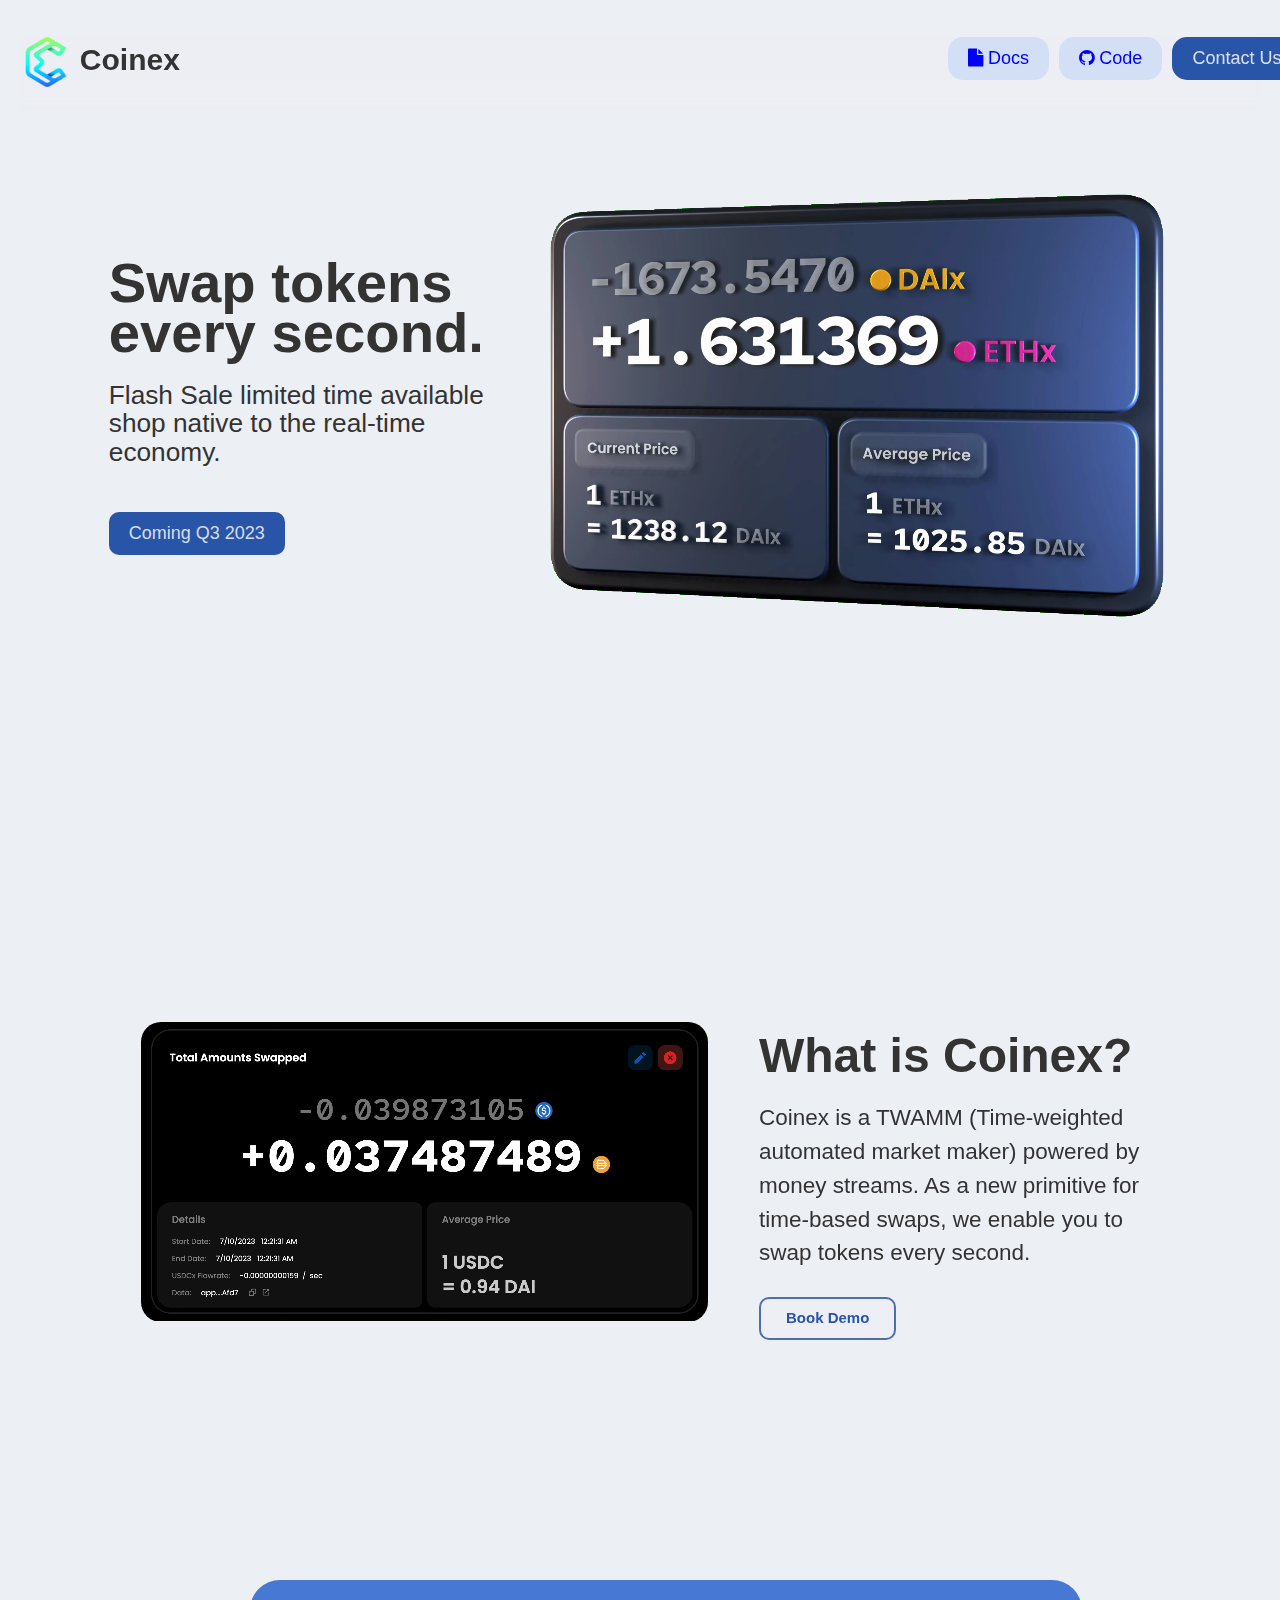
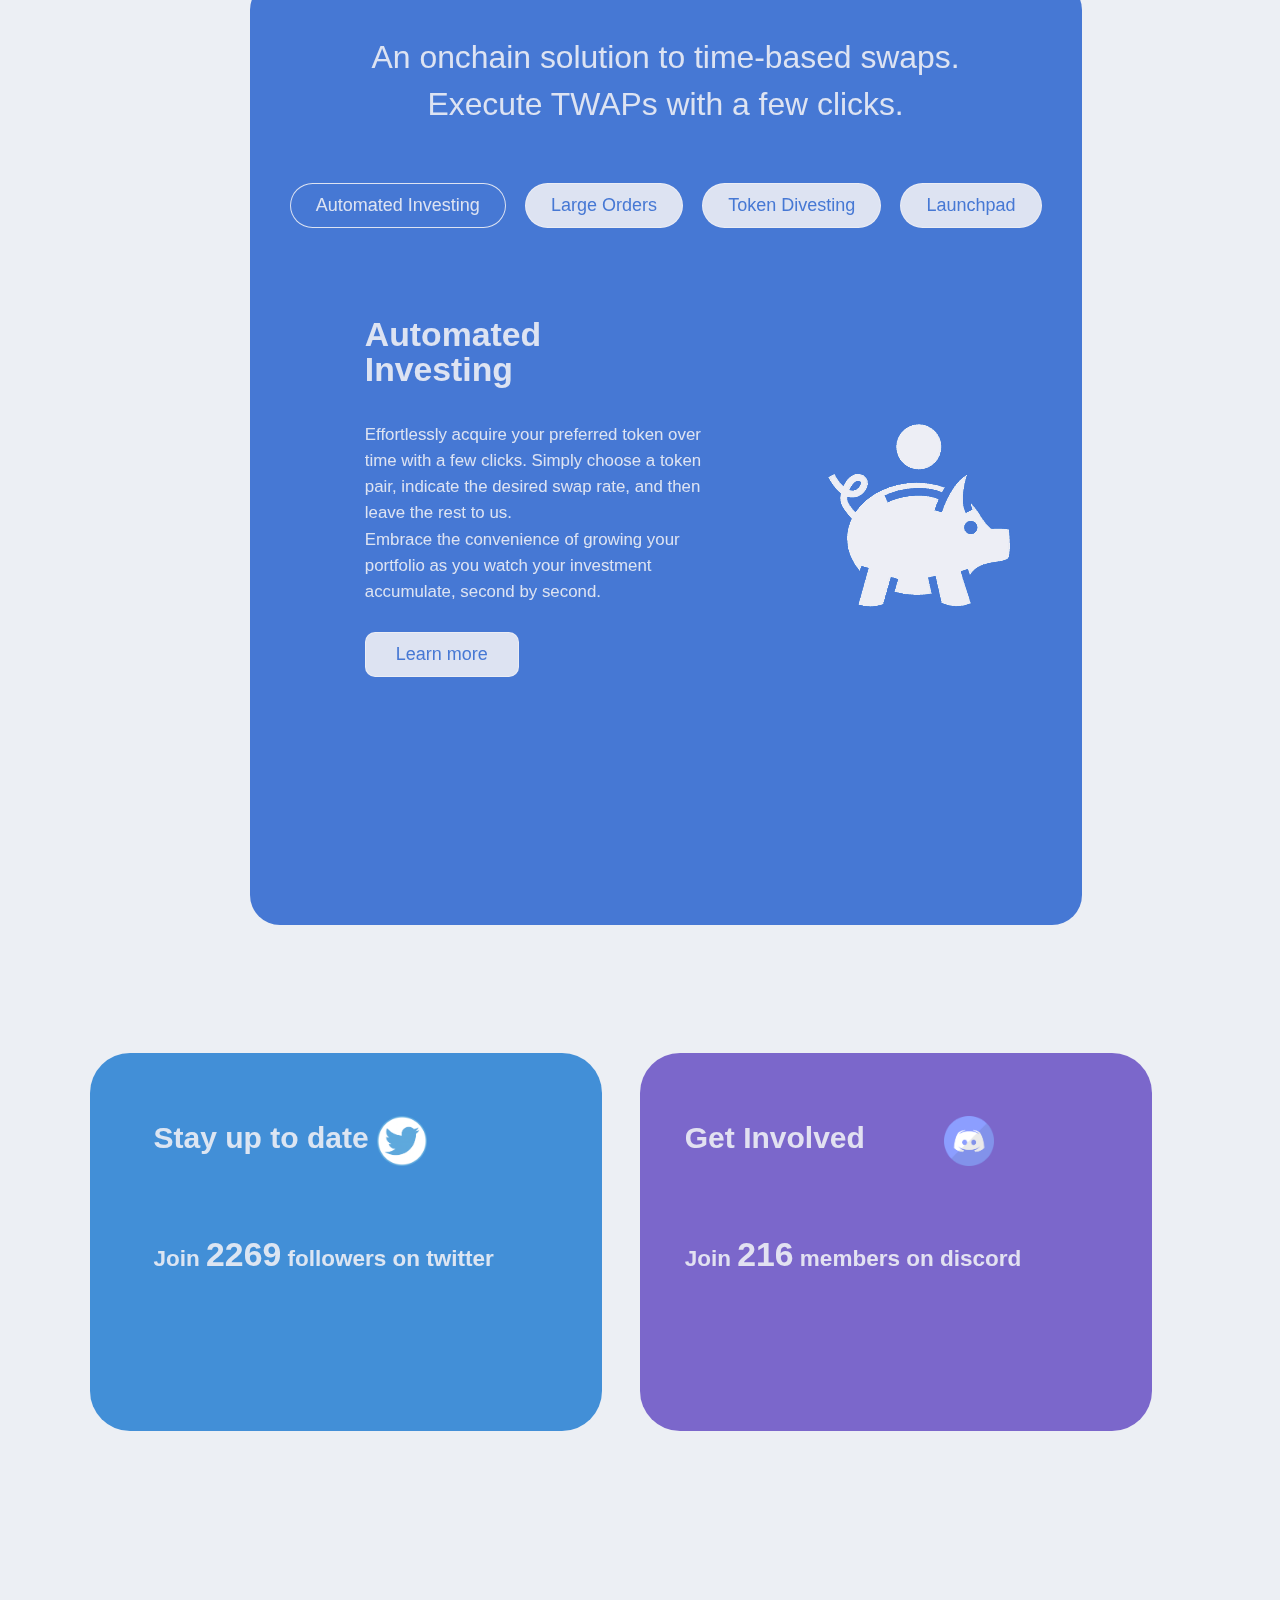
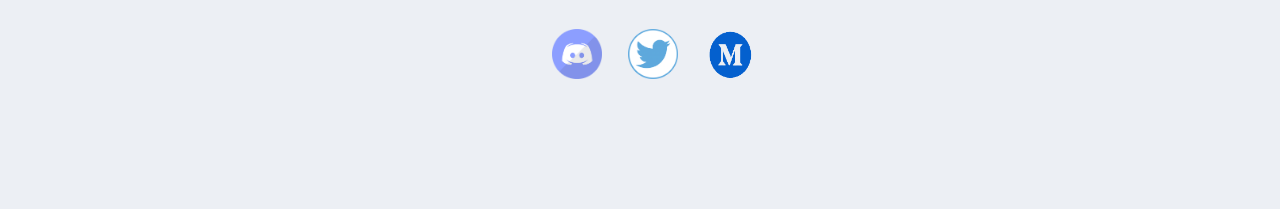
<file: index.html>
<!DOCTYPE html>
<html lang="en">
<head>
    <meta charset="UTF-8">
    <meta name="viewport" content="width=device-width, initial-scale=1.0">
    <link href="https://cdn.jsdelivr.net/npm/bootstrap@5.0.2/dist/css/bootstrap.min.css" rel="stylesheet" integrity="sha384-EVSTQN3/azprG1Anm3QDgpJLIm9Nao0Yz1ztcQTwFspd3yD65VohhpuuCOmLASjC" crossorigin="anonymous">
    <link rel="stylesheet" href="styles.css">
    <link rel="stylesheet" href="https://maxcdn.bootstrapcdn.com/bootstrap/3.4.1/css/bootstrap.min.css">
    <link rel="stylesheet" href="https://cdnjs.cloudflare.com/ajax/libs/font-awesome/4.7.0/css/font-awesome.min.css">
    <link rel="stylesheet" href="https://www.w3schools.com/w3css/4/w3.css">
    <title>Coinex | Swap tokens</title>
</head>
<body class="mainbody">
    <nav class="navbar">
        <div class="navlogo"><a href=""><img class="logo" src="logo.png" alt="logo"></a><b>  Coinex</b>
            <button class="menu"><img width="40px" height="40px" src="menu.png" alt=""></button>
            <a href="mailto:blaine@aqueductfinance.com"><button class="contactus"> Contact Us</button></a>
            <a href="https://github.com/aqueduct-finance"><button class="git"><i class="fa fa-github"></i>  Code</button></a>
            
            <a href="https://docs.aqueduct.fi/docs/"><button class="docs"><i class="fa fa-file"></i>  Docs</button></a>
        </div>
    </nav>

    <!--  ///////////////////////////////////////  -->
        <div class="menucont">
            <a href="https://docs.aqueduct.fi/docs/"><button class="menubtns docs1"><i class="fa fa-file"></i>  Docs</button></a>
            <a href="https://github.com/aqueduct-finance"><button class="menubtns git1"><i class="fa fa-github"></i>  Code</button></a>
            <a href="mailto:blaine@aqueductfinance.com"><button class="menubtns contactus1"> Contact Us</button></a>
        </div>    
    <!-- ///////////////////////////////////////// -->
    <div class="subbody">
        <div class="swapheading"><span class="text1">Swap tokens
            every second.</span>
            <br>
            <br>
            <span class="text2">
            Flash Sale limited time available shop
            native to the real-time economy.
            </span>
            <br>
            <button class="coming">Coming Q3 2023</button>
        </div>   
        <div class="videodiv">
            <video class="video11" width="620px" height="500px" src="balances-animation.webm" autoplay muted loop></video>
        </div> 
        <div class="div2">
            <div class="videodiv2">
                <video class="video2" width="567px" height="300px" src="stream_record.webm" autoplay muted loop playsinline></video>
            </div>
            <div class="whatcoinex"><span class="text3">What is Coinex?<br>
                </span>
                <br>
                <span class="text4">Coinex is a TWAMM (Time-weighted automated market maker) powered by money streams. As a new primitive for
                     time-based swaps, we enable you to swap tokens every
                      second.
                </span>
            
                <div class="demo">
                    <a href="https://calendly.com/blaine-aqueduct/15-minute-meeting?month=2023-08"><button class="bookdemo"><b>Book Demo</b></button></a>
                </div>
            </div>   
        </div>
        <div class="carouseldiv">
            <div class="text5"><span class="text51">An onchain solution to time-based swaps. <br>
                Execute TWAPs with a few clicks.</span>
            </div>
            <div class="buttonsforcarousel">
                <button class="btncar ai">Automated Investing</button>
                <button class="btncar lo">Large Orders</button>
                <button class="btncar tod">Token Divesting</button>
                <button class="btncar lp">Launchpad</button>
            </div>
            <div class="carouseltext carouseltext1">
                <div class="text6">
                    <span class="text61">Automated<br>Investing<br><br></span>
                    <span class="text62">Effortlessly acquire your preferred token
                         over time with a few clicks. Simply choose
                          a token pair, indicate the desired swap 
                          rate, and then leave the rest to us.<br>
                           Embrace the convenience of growing
                            your portfolio as you watch your
                             investment accumulate, second by
                            second.
                          <br>
                    </span>
                    <div class="learnmorebtn">
                        <a href="https://www.aqueduct.fi/investing"><button class="learnmore">Learn more</button></a>
                    </div>
                </div>
                <div class="carouselimgdiv">
                    <img class="carouselimg1" src="ai.png" alt="lp">
                </div>
            </div>    
            <div class="carouseltext carouseltext2">
                <div class="text6">
                    <span class="text61">Large Orders<br><br></span>
                    <span class="text62">Effectively swap on the total available
                         liquidity in DeFi, regardless of the TVL on 
                         Aqueduct. Arbitrageurs are economically
                         incentivized to bring your price back to
                         the market rate, ensuring you get 
                         reduced price-impact.
                          <br>
                    </span>
                    <div class="learnmorebtn">
                        <a href="https://www.aqueduct.fi/investing"><button class="learnmore">Learn more</button></a>
                    </div>
                </div>
                <div class="carouselimgdiv">
                    <img class="carouselimg1" src="lo.png" alt="lp">
                </div>
            </div> 
            <div class="carouseltext carouseltext3">
                <div class="text6">
                    <span class="text61">Token Divesting<br><br></span>
                    <span class="text62">Automate your token exits by selling a
                         small portion of your protocol allocation
                          over time on Aqueduct.<br> 
                          Remain transparent while refraining from alerting
                           the market to the total amount you intend
                            to sell.
                          <br>
                    </span>
                    <div class="learnmorebtn">
                        <a href="https://www.aqueduct.fi/investing"><button class="learnmore">Learn more</button></a>
                    </div>
                </div>
                <div class="carouselimgdiv">
                    <img class="carouselimg1" src="td.png" alt="lp">
                </div>
            </div> 
            <div class="carouseltext carouseltext4">
                <div class="text6">
                    <span class="text61">Launchpad<br><br></span>
                    <span class="text62">Immediately start gaining access to<br>
                        funds when you launch a new token.<br>
                        Slowly distribute new tokens to your
                         investment community while
                         immediately gaining access to funding
                          as you distribute. Launching on a time-
                          based AMM also helps to mitigate the risk
                          of rug pools.
                          <br>
                    </span>
                    <div class="learnmorebtn">
                        <a href="https://www.aqueduct.fi/investing"><button class="learnmore">Learn more</button></a>
                    </div>
                </div>
                <div class="carouselimgdiv">
                    <img class="carouselimg1 carouselimg4" src="lp.png" alt="lp">
                </div>
            </div>    

        </div>

        <!-- //////////////////////////////////////////////////////////////////////////// -->
        <div class="phonecarousel">
            <div class="phonecarouselimgdiv">
                <img class="phonecarouselimg" src="aiphone.png" alt="lp">
            </div>
            <div class="phonecarouseltext">
                <div class="phonetext6">
                    <span class="phonetext61">Automated <br>Investing<br><br></span>
                    <div class="phonecartext1">
                        <span class="phonetext62">Effortlessly acquire your preferred token
                            over time with a few clicks. Simply choose
                            a token pair, indicate the desired swap 
                            rate, and then leave the rest to us.<br>
                            Embrace the convenience of growing
                                your portfolio as you watch your
                                investment accumulate, second by
                                second.
                            <br>
                        </span>
                    </div>
                    <div class="phonelearnmorebtn">
                        <a href="https://www.aqueduct.fi/investing"><button class="learnmore">Learn more</button></a>
                    </div>
                </div>
            </div>        
        </div>

        <div class="phonecarousel">
            <div class="phonecarouselimgdiv">
                <img class="phonecarouselimg" src="phonelo.png" alt="lp">
            </div>
            <div class="phonecarouseltext">
                <div class="phonetext6">
                    <span class="phonetext61">Large Orders<br><br></span>
                    <div class="phonecartext1">
                        <span class="phonetext62">Effectively swap on the total available
                            liquidity in DeFi, regardless of the TVL on 
                            Aqueduct. Arbitrageurs are economically
                            incentivized to bring your price back to
                            the market rate, ensuring you get 
                            reduced price-impact.
                            <br>
                        </span>
                    </div>
                    <div class="phonelearnmorebtn">
                        <a href="https://www.aqueduct.fi/investing"><button class="learnmore">Learn more</button></a>
                    </div>
                </div>
            </div>        
        </div>

        <div class="phonecarousel">
            <div class="phonecarouselimgdiv">
                <img class="phonecarouselimg" src="phonetod.png" alt="lp">
            </div>
            <div class="phonecarouseltext">
                <div class="phonetext6">
                    <span class="phonetext61">Token Divesting<br><br></span>
                    <div class="phonecartext1">
                        <span class="phonetext62">Automate your token exits by selling a
                            small portion of your protocol allocation
                             over time on Aqueduct.<br> 
                             Remain transparent while refraining from alerting
                              the market to the total amount you intend
                               to sell.
                            <br>
                        </span>
                    </div>
                    <div class="phonelearnmorebtn">
                        <a href="https://www.aqueduct.fi/investing"><button class="learnmore">Learn more</button></a>
                    </div>
                </div>
            </div>        
        </div>

        <div class="phonecarousel">
            <div class="phonecarouselimgdiv">
                <img class="phonecarouselimg" src="phonelp.png" alt="lp">
            </div>
            <div class="phonecarouseltext">
                <div class="phonetext6">
                    <span class="phonetext61">Launchpad<br><br></span>
                    <div class="phonecartext1">
                        <span class="phonetext62">Immediately start gaining access to<br>
                            funds when you launch a new token.<br>
                            Slowly distribute new tokens to your
                             investment community while
                             immediately gaining access to funding
                              as you distribute. Launching on a time-
                              based AMM also helps to mitigate the risk
                              of rug pools.
                            <br>
                        </span>
                    </div>
                    <div class="phonelearnmorebtn">
                        <a href="https://www.aqueduct.fi/investing"><button class="learnmore">Learn more</button></a>
                    </div>
                </div>
            </div>        
        </div>

        <!-- //////////////////////////////////////////////////////////////////////////// -->

        <div class="div3">
            <a href="https://twitter.com/AqueductFinance" target="_blank">
                <div class="floatingdiv floatingdiv1">
                    <div class="floating twitter">
                        <span class="text7">Stay up to date <img class="twitter1" height="50px" width="50px" src="twitterlogo.jpg" alt=""> <br><br><br></span>
                        <span class="text8">Join <span style="font-size: 2.25rem;">2269</span> followers on twitter</span>
                    </div>
                </div>
            </a> 
            <a href="https://discord.com/invite/6dDYxvhqnt" target="_blank">
                <div class="floatingdiv floatingdiv2">
                    <div class="floating discord">
                        <span class="text7">Get Involved <img class="discord1" height="50px" width="50px" src="discordlogo.png" alt=""> <br><br><br></span>
                        <span class="text8">Join <span style="font-size: 2.25rem;">216</span> members on discord</span>
                    </div>
                </div>
            </a> 
             
            
        </div>
        <div class="div4">
            <div class="footicons"><a href="https://discord.com/invite/6dDYxvhqnt"><img class="discord11" height="50px" width="50px" src="discordlogo.png" alt=""></a></div>
            <div class="footicons"><a href="https://twitter.com/AqueductFinance"><img class="twitter11" height="50px" width="50px" src="twitterlogo.jpg" alt=""><a></div>
            <div class="footicons"><a href="https://aqueductfinance.medium.com/"><img class="twitter11" height="50px" width="50px" src="mlogo.png" alt=""></a></div>
        </div>

    </div>
    <script src="https://code.jquery.com/jquery-3.7.0.min.js" integrity="sha256-2Pmvv0kuTBOenSvLm6bvfBSSHrUJ+3A7x6P5Ebd07/g=" crossorigin="anonymous"></script>
    <script src="coinexjs.js"></script>
</body>
</html>
</file>
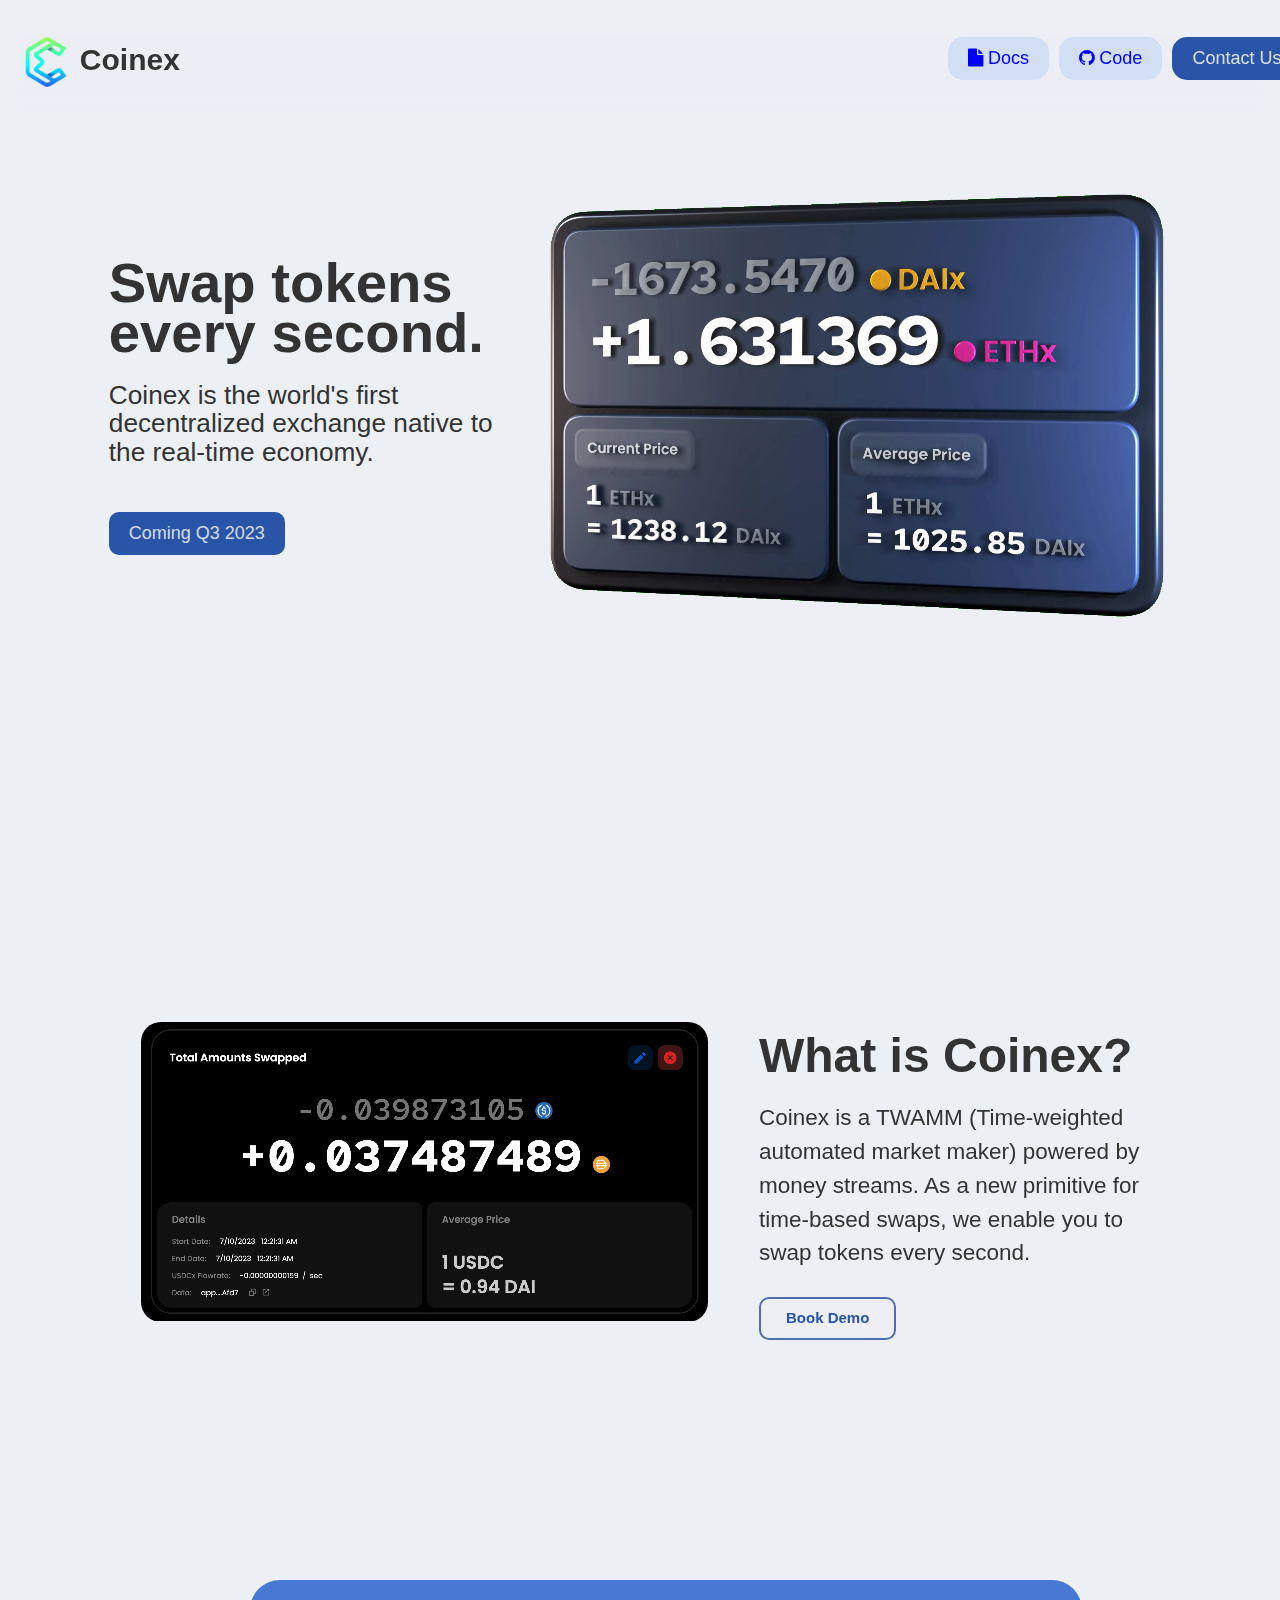
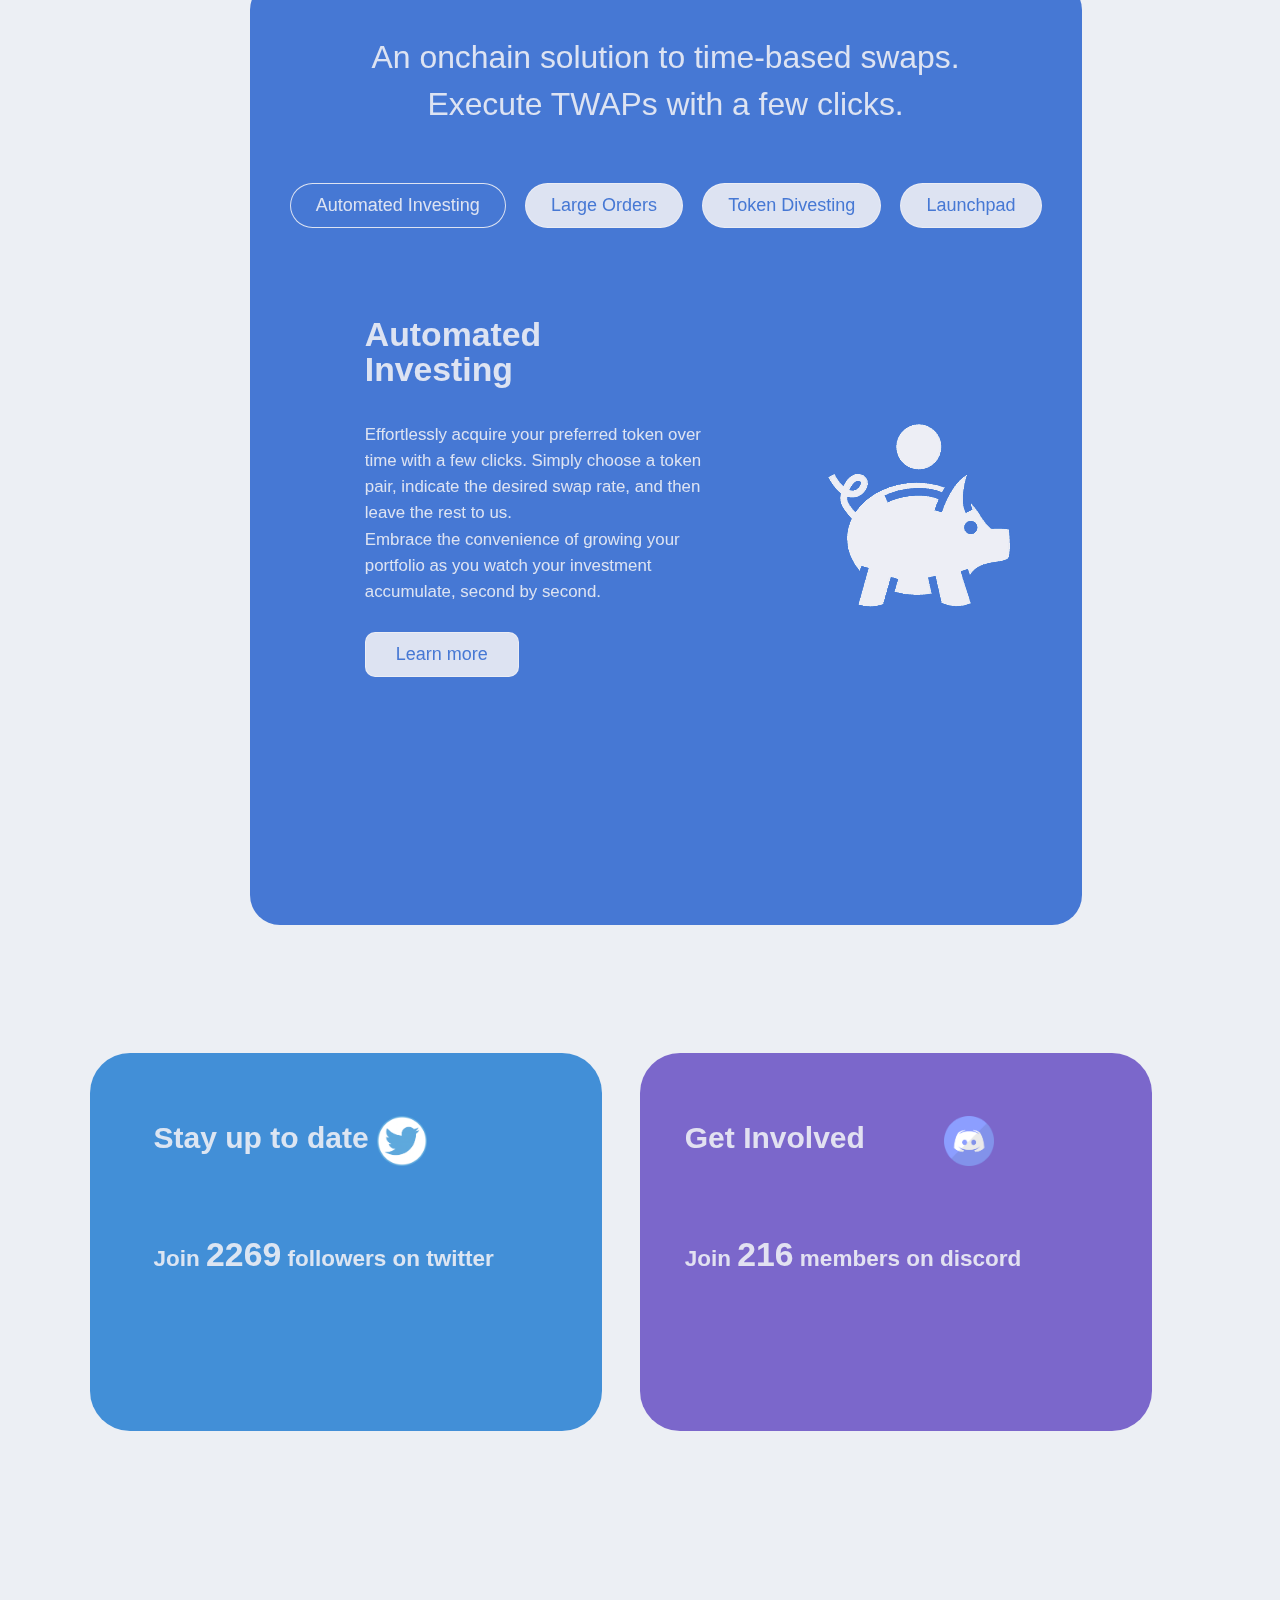
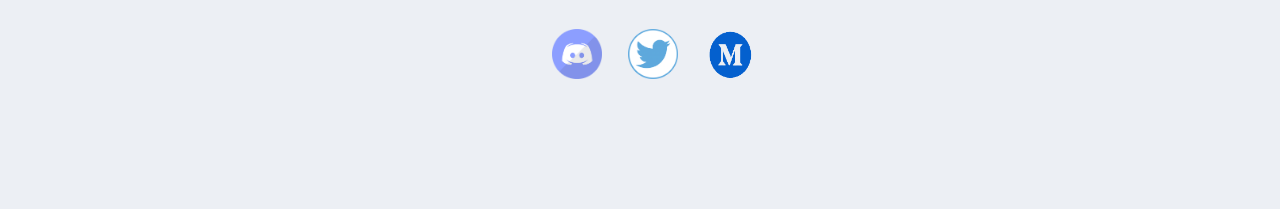
<file: coinex.html>
<!DOCTYPE html>
<html lang="en">
<head>
    <meta charset="UTF-8">
    <meta name="viewport" content="width=device-width, initial-scale=1.0">
    <link href="https://cdn.jsdelivr.net/npm/bootstrap@5.0.2/dist/css/bootstrap.min.css" rel="stylesheet" integrity="sha384-EVSTQN3/azprG1Anm3QDgpJLIm9Nao0Yz1ztcQTwFspd3yD65VohhpuuCOmLASjC" crossorigin="anonymous">
    <link rel="stylesheet" href="styles.css">
    <link rel="stylesheet" href="https://maxcdn.bootstrapcdn.com/bootstrap/3.4.1/css/bootstrap.min.css">
    <link rel="stylesheet" href="https://cdnjs.cloudflare.com/ajax/libs/font-awesome/4.7.0/css/font-awesome.min.css">
    <link rel="stylesheet" href="https://www.w3schools.com/w3css/4/w3.css">
    <title>Coinex | Swap tokens</title>
</head>
<body class="mainbody">
    <nav class="navbar">
        <div class="navlogo"><img class="logo" src="logo.png" alt="logo"><b>  Coinex</b>
            <button class="contactus"> Contact Us</button>
            <button class="git"><i class="fa fa-github"></i>  Code</button>
            
            <button class="docs"><i class="fa fa-file"></i>  Docs</button>
        </div>
    </nav>
    <div class="subbody">
        <div class="swapheading"><span class="text1">Swap tokens
            every second.</span>
            <br>
            <br>
            <span class="text2">
            Coinex is the world's first decentralized exchange
            native to the real-time economy.
            </span>
            <br>
            <button class="coming">Coming Q3 2023</button>
        </div>   
        <div class="videodiv">
            <video class="video11" width="620px" height="500px" src="balances-animation.webm" autoplay muted loop></video>
        </div> 
        <div class="div2">
            <div class="videodiv2">
                <video class="video2" width="567px" height="300px" src="stream_record.webm" autoplay muted loop playsinline></video>
            </div>
            <div class="whatcoinex"><span class="text3">What is Coinex?<br>
                </span>
                <br>
                <span class="text4">Coinex is a TWAMM (Time-weighted automated market maker) powered by money streams. As a new primitive for
                     time-based swaps, we enable you to swap tokens every
                      second.
                </span>
            
                <div class="demo">
                    <button class="bookdemo"><b>Book Demo</b></button>
                </div>
            </div>   
        </div>
        <div class="carouseldiv">
            <div class="text5"><span class="text51">An onchain solution to time-based swaps. <br>
                Execute TWAPs with a few clicks.</span>
            </div>
            <div class="buttonsforcarousel">
                <button class="btncar ai">Automated Investing</button>
                <button class="btncar lo">Large Orders</button>
                <button class="btncar tod">Token Divesting</button>
                <button class="btncar lp">Launchpad</button>
            </div>
            <div class="carouseltext carouseltext1">
                <div class="text6">
                    <span class="text61">Automated<br>Investing<br><br></span>
                    <span class="text62">Effortlessly acquire your preferred token
                         over time with a few clicks. Simply choose
                          a token pair, indicate the desired swap 
                          rate, and then leave the rest to us.<br>
                           Embrace the convenience of growing
                            your portfolio as you watch your
                             investment accumulate, second by
                            second.
                          <br>
                    </span>
                    <div class="learnmorebtn">
                        <button class="learnmore">Learn more</button>
                    </div>
                </div>
                <div class="carouselimgdiv">
                    <img class="carouselimg1" src="ai.png" alt="lp">
                </div>
            </div>    
            <div class="carouseltext carouseltext2">
                <div class="text6">
                    <span class="text61">Large Orders<br><br></span>
                    <span class="text62">Effectively swap on the total available
                         liquidity in DeFi, regardless of the TVL on 
                         Aqueduct. Arbitrageurs are economically
                         incentivized to bring your price back to
                         the market rate, ensuring you get 
                         reduced price-impact.
                          <br>
                    </span>
                    <div class="learnmorebtn">
                        <button class="learnmore">Learn more</button>
                    </div>
                </div>
                <div class="carouselimgdiv">
                    <img class="carouselimg1" src="lo.png" alt="lp">
                </div>
            </div> 
            <div class="carouseltext carouseltext3">
                <div class="text6">
                    <span class="text61">Token Divesting<br><br></span>
                    <span class="text62">Automate your token exits by selling a
                         small portion of your protocol allocation
                          over time on Aqueduct.<br> 
                          Remain transparent while refraining from alerting
                           the market to the total amount you intend
                            to sell.
                          <br>
                    </span>
                    <div class="learnmorebtn">
                        <button class="learnmore">Learn more</button>
                    </div>
                </div>
                <div class="carouselimgdiv">
                    <img class="carouselimg1" src="td.png" alt="lp">
                </div>
            </div> 
            <div class="carouseltext carouseltext4">
                <div class="text6">
                    <span class="text61">Launchpad<br><br></span>
                    <span class="text62">Immediately start gaining access to<br>
                        funds when you launch a new token.<br>
                        Slowly distribute new tokens to your
                         investment community while
                         immediately gaining access to funding
                          as you distribute. Launching on a time-
                          based AMM also helps to mitigate the risk
                          of rug pools.
                          <br>
                    </span>
                    <div class="learnmorebtn">
                        <button class="learnmore">Learn more</button>
                    </div>
                </div>
                <div class="carouselimgdiv">
                    <img class="carouselimg1 carouselimg4" src="lp.png" alt="lp">
                </div>
            </div>    

        </div>
        <div class="div3">
            <a href="https://twitter.com/AqueductFinance" target="_blank">
                <div class="floatingdiv floatingdiv1">
                    <div class="floating twitter">
                        <span class="text7">Stay up to date <img class="twitter1" height="50px" width="50px" src="twitterlogo.jpg" alt=""> <br><br><br></span>
                        <span class="text8">Join <span style="font-size: 2.25rem;">2269</span> followers on twitter</span>
                    </div>
                </div>
            </a> 
            <a href="https://discord.com/invite/6dDYxvhqnt" target="_blank">
                <div class="floatingdiv floatingdiv2">
                    <div class="floating discord">
                        <span class="text7">Get Involved <img class="discord1" height="50px" width="50px" src="discordlogo.png" alt=""> <br><br><br></span>
                        <span class="text8">Join <span style="font-size: 2.25rem;">216</span> members on discord</span>
                    </div>
                </div>
            </a> 
             
            
        </div>
        <div class="div4">
            <div class="footicons"><img class="discord11" height="50px" width="50px" src="discordlogo.png" alt=""></div>
            <div class="footicons"><img class="twitter11" height="50px" width="50px" src="twitterlogo.jpg" alt=""></div>
            <div class="footicons"><img class="twitter11" height="50px" width="50px" src="mlogo.png" alt=""></div>
        </div>

    </div>
    <script src="https://code.jquery.com/jquery-3.7.0.min.js" integrity="sha256-2Pmvv0kuTBOenSvLm6bvfBSSHrUJ+3A7x6P5Ebd07/g=" crossorigin="anonymous"></script>
    <script src="coinexjs.js"></script>
</body>
</html>
</file>
<file: styles.css>
.mainbody{
    background-color: rgba(218, 224, 233, 0.5);
}
.navlogo{

    height: 8vh;
    width:100vw;
    font-size: 30px;
    float: left;
}
.logo{
    height: 50px;
    width: 50px;

}
.navbar{
    margin-left: 1.6vw;
    margin-right: 1.6vw;
    margin-top: 4vh;
    background-image: radial-gradient(#edeef533 0.05rem,#edeef566 1px);
    background-size: 4px 4px;
    -webkit-backdrop-filter: blur(15px);
    backdrop-filter: blur(15px);
    top: 0 !important;
    position: sticky !important;
    z-index: 2 !important;

}

.docs{
    color: blue;
    float: right;
    padding-left: 20px;
    padding-top: 8px;
    padding-bottom: 8px;
    padding-right: 20px;
    margin-right: 0.8vw;
    border: none;
    border-radius: 15px;
    font-size: 18px;
    background-color:rgb(211, 223, 244);

}
.git{
    color: blue;
    float: right;
    padding-left: 20px;
    padding-top: 8px;
    padding-bottom: 8px;
    padding-right: 20px;
    margin-right: 0.8vw;
    border: none;
    border-radius: 15px;
    font-size: 18px;
    background-color:rgb(211, 223, 244);
}
.contactus{
    float: right;
    color:rgba(237,238,245,.9);
    padding-left: 20px;
    padding-top: 8px;
    padding-bottom: 8px;
    padding-right: 20px;
    border: none;
    border-radius: 15px;
    font-size: 18px;
    background-color:rgb(40, 85, 167);
}
.menu{
    display: none;
    color: blue;
    float: right;
    margin-right: 0.8vw;
    border: none;
    background-color:rgba(237,238,245,.9);
}
.menucont{
    display: none;
    top: 10vh !important;
    position: sticky !important;
    z-index: 2 !important;

}
.subbody{
    margin-left: 7vw;
    margin-right: 3vw;
    height: fit-content;
}
.text1{
    font-size: 5.75rem;
    font-weight:800;
    line-height: 0.9;
    font-family: poppins,sans-serif;
}
.text2{
    font-size: 1.75rem;
    line-height: 1.75rem;
    font-family: poppins,sans-serif;
}
.swapheading{
    margin-left: 1.5vw;
    padding-top: 1vw;
    height: fit-content;
    width: 660px;
    margin-top: 10vh;
    float: left;
    margin-right: 3vw;
}
.videodiv{
    margin-top: 5vh;
}
.coming{
    margin-top: 5vh;
    float: left;
    color: rgba(237,238,245,.9);
    padding-left: 20px;
    padding-top: 8px;
    padding-bottom: 8px;
    padding-right: 20px;
    border: none;
    border-radius: 10px;
    font-size: 18px;
    background-color:rgb(40, 85, 167);
}
.videodiv2{
    height: auto;
    width: auto;
    margin-left: 4vw;
    float: left;
    border-radius: 20px;
}
.whatcoinex{
    margin-top:0vh;
    margin-left: 4vw;
    padding-top: 1vw;
    height: fit-content;
    width:575px ;
    float: left;
    margin-right: auto;
}

.text3{
    font-size: 3.2rem;
    font-weight:800;
    line-height: 0.9;
    font-family: poppins,sans-serif;
}
.text4{
    font-size: 1.5rem;
    line-height: 2 rem;
    font-family: poppins,sans-serif;
    font-weight: none;
}
.div2{
    margin-top:40vh;
    height: 42vh;
    width: fit-content;
    margin-bottom: 20vh;
}
.video2{
    border-radius: 20px;
}

.bookdemo{
    margin-top: 3vh;
    float: left;
    color: rgb(40, 85, 167);
    padding-left: 25px;
    padding-top: 8px;
    padding-bottom: 8px;
    padding-right: 25px;
    border: none;
    border-radius: 10px;
    font-size: 15px;
    background-color:rgba(237,238,245,.9);
    border: solid 2px rgb(79, 111, 172);

}
.mainbody{
    height:fit-content
}
.demo :hover{
    background-color: rgb(79, 111, 172);
    color:rgba(237,238,245,.9);
    transition-duration: 0.3s;

}
.carouseldiv{
    background-color: rgb(70, 120, 212);
    height: 105vh;
    width:65vw;
    border-radius: 30px;
    margin: auto;
}
.phonecarousel{
    display: none;
    background-color: rgb(70, 120, 212);
    height: 105vh;
    width:65vw;
    border-radius: 30px;
    margin: auto;
}
.phonecarouseltext{
    display: none;
}
.phonelearnmorebtn{
    display: none;
}
.text51{
    font-size: 2.125rem;
}
.text5{
    padding:6vh;
    text-align: center;
    color: rgba(237,238,245,.9);
}
.buttonsforcarousel{
    margin: auto;
    display: flex;
    justify-content: center;
}
.btncar{
    float: left;
    color: rgb(70,120,212);
    padding-left: 25px;
    padding-top: 8px;
    padding-bottom: 8px;
    padding-right: 25px;
    border: none;
    border-radius: 40px;
    font-size: 18px;
    background-color:rgba(237,238,245,.9);
    border: solid 1px rgba(237,238,245,.9);
    margin-right: 1.5vw;
}
.menubtns{
    display: none;
}
.carouseltext{
    margin-top: 10vh;
    margin-left: 9vw;
    color: rgba(237,238,245,.9);
}
.text6{
    float: left;
    width: 350px;
}

.text61{
    font-weight: bold;
    font-size: 2.25rem;
    line-height: 1;
}
.text62{
    font-size: 1.125rem;
    line-height: 1.75rem;
}
.learnmore{
    margin-top: 3vh;
    float: left;
    color: rgb(70,120,212);
    padding-left: 30px;
    padding-top: 8px;
    padding-bottom: 8px;
    padding-right: 30px;
    border: none;
    border-radius: 10px;
    font-size: 18px;
    background-color:rgba(237,238,245,.9);
    border: solid 1px rgba(237,238,245,.9);
    margin-right: 1.5vw;
}
.learnmorebtn :hover{
    background-color: rgb(79, 111, 172);
    color:rgba(237,238,245,.9);
    transition-duration: 0.3s;
}
.phonelearnmorebtn :hover{
    background-color: rgb(79, 111, 172);
    color:rgba(237,238,245,.9);
    transition-duration: 0.3s;
}
.phonecarouselimgdiv{
    display: none;
}

.carouselimg4{
    margin-left: 5vw;
    margin-top: 6vh;
}
.carouselimg1{
    margin-top: 11vh;
    margin-left: 8vw;   
}

.carouseltext2{
    display: none;
}
.carouseltext3{
    display: none;
}
.carouseltext4{
    display: none;
}   
.div3{
    width: 90vw;
    height: 50vh;
    margin-top: 10vw;
}
.floatingdiv{
    color: rgba(237,238,245,.9);
    height: 42vh;
    width: 40vw;
    /* background-color: rgb(66, 143, 215); */
    float: left;
    margin-right: 3vw;
    border-radius: 40px;
    padding-left: 3.5vw;
    padding-top: 7vh;
    font-weight: bold;
}
.floatingdiv1{
    background-color: rgb(66, 143, 215);
}
.floatingdiv2{
    background-color: rgb(123, 103, 203);
}
.text7{
    font-size: 3rem;
    line-height: 1;
}
.text8{
    font-size: 1.875rem;
}
.twitter{
    margin-left: 1.5vw;
}
.discord1{
    margin-left: 5.5vw;
}
.div4{
    margin: auto;
    height: 20vh;
    width: fit-content;
    margin-top: 14vh;
    display:flex;
    justify-content: space-around;
}
.footicons{
    display: flex;
    justify-content: space-around;
    float: left;
    margin-right: 2vw;
}
body{
    height: 430vh;
}

.ai{
    background-color:rgb(70,120,212);
    color:rgba(237,238,245,.9);
}
@media only screen and (min-width:1450px) and (max-width:1500px){
    .text1{
        font-size: 5.75rem;
        font-weight:800;
        line-height: 0.9;
        font-family: poppins,sans-serif;
    }
    .swapheading{
        width: 690px;
    }
    .videodiv video{
        width: 550px;
    }
}
@media only screen and (min-width:1400px) and (max-width:1450px){
    .text1{
        font-size: 4.75rem;
        font-weight:800;
        line-height: 0.9;
        font-family: poppins,sans-serif;
    }
    .swapheading{
        width: 570px;
    }
}


@media only screen and (min-width:1302px) and (max-width:1399.9px){
    .text1{
        font-size: 3.75rem;
        font-weight:800;
        line-height: 0.9;
        font-family: poppins,sans-serif;
    }
    .swapheading{
        width: 400px;
    }
    .whatcoinex{
        width: 500px;   
    }
    .text7{
        font-size: 2rem;
        line-height: 1;
    }
    .text8{
        font-size: 1.5rem;
    }
}
@media only screen and (min-width:1200px) and (max-width:1302px){
    .text1{
        font-size: 3.75rem;
        font-weight:800;
        line-height: 0.9;
        font-family: poppins,sans-serif;
    }
    .swapheading{
        width: 400px;
    }
    .whatcoinex{
        width: 410px;   
    }
    .text7{
        font-size: 2rem;
        line-height: 1;
    }
    .text8{
        font-size: 1.5rem;
    }
    .ai{
        margin-left:1.5vw ;
    }
}

@media only screen and (min-width:1000px) and (max-width:1200px){
    .text1{
        font-size: 3.75rem;
        font-weight:800;
        line-height: 0.9;
        font-family: poppins,sans-serif;
    }
    .swapheading{
        width: 95%;
    }
    .whatcoinex{
        margin-top: 5vh;
        width: 95%;   
    }
    .text7{
        font-size: 2rem;
        line-height: 1;
    }
    .text8{
        font-size: 1.5rem;
    }
    .videodiv{
        margin-left: 15vw;
    }
    .div2{
        margin-top: 20vh;
        height: 90vh;
    }
    .videodiv2{
        margin-left:15vw ;
        margin-bottom: 2vh;
    }
    .text51{
        font-size: 1.6rem;
    }
    .carouseltext{
        margin-left: 5vw;
    }
    .carouseldiv{
        width: 70vw;
    }
    .btncar{
        float: left;
        color: rgb(70,120,212);
        padding-left: 10px;
        padding-top: 8px;
        padding-bottom: 8px;
        padding-right: 10px;
        border: none;
        border-radius: 40px;
        font-size: 17px;
        background-color:rgba(237,238,245,.9);
        border: solid 1px rgba(237,238,245,.9);
        margin-right: 1.5vw;    
    }
    .ai{
        background-color:rgb(70,120,212);
        color:rgba(237,238,245,.9);
    }
    .text61{
        font-weight: bold;
        font-size: 1.75rem;
        line-height: 1;
    }
    .text62{
        font-size: 1rem;
        line-height: 1.75rem;
    }
    .text6{
        width: 280px;
    }
}
@media only screen and (min-width:750px) and (max-width:1000px){
    .text1{
        font-size: 3.75rem;
        font-weight:800;
        line-height: 0.9;
        font-family: poppins,sans-serif;
    }
    .swapheading{
        width: 95%;
    }
    .whatcoinex{
        margin-top: 5vh;
        width: 95%;   
    }
    .text7{
        font-size: 2rem;
        line-height: 1;
    }
    .text8{
        font-size: 1.5rem;
    }
    .videodiv{
        margin-left: 7vw;
    }
    .div2{
        margin-top: 20vh;
        height: 90vh;
    }
    .videodiv2{
        margin-left: 7vw;
        margin-bottom: 2vh;
    }
    .text51{
        font-size: 1.6rem;
    }
    .carouseltext{
        margin-left: 5vw;
    }
    .carouseldiv{
        width: 70vw;
    }
    .btncar{
        float: left;
        color: rgb(70,120,212);
        padding-left: 6px;
        padding-top: 4px;
        padding-bottom: 4px;
        padding-right: 6px;
        border: none;
        border-radius: 40px;
        font-size: 14px;
        background-color:rgba(237,238,245,.9);
        border: solid 1px rgba(237,238,245,.9);
        margin-right: 1.5vw;
    }
    .ai{
        background-color:rgb(70,120,212);
        color:rgba(237,238,245,.9);
    }
    .text61{
        font-weight: bold;
        font-size: 1.5rem;
        line-height: 1;
    }
    .text62{
        font-size: 0.9rem;
        line-height: 1.75rem;
    }
    .text6{
        width: 280px;
    }
    .carouselimg1{
        height: 140px;
        width: 140px;
    }
    .floatingdiv{
        color: rgba(237,238,245,.9);
        height: 42vh;
        width: 80vw;
        float: left;
        margin-right: 3vw;
        border-radius: 40px;
        padding-left: 3.5vw;
        padding-top: 7vh;
        font-weight: bold;
        margin-left: 5vw;
    }
    .floatingdiv1{
        background-color: rgb(66, 143, 215);
        margin-bottom: 5vh;
    }
    .twitter1{
        float: right;
        margin-right: 5vw;
    }
    .discord1{
        float: right;
        margin-right: 5vw;
    }
    .div3{
        width: 90vw;
        height: 100vh;
        margin-top: 10vw;
    }
    .div4{
        margin: auto;
        height: 20vh;
        width: fit-content;
        margin-top: 14vh;
        display:flex;
        justify-content: space-around;
    }
    .footicons{
        display: flex;
        justify-content: space-around;
        float: left;
        margin-right: 2vw;
    }
}

@media only screen and (min-width:650px) and (max-width:750px){
    .text1{
        font-size: 3.75rem;
        font-weight:800;
        line-height: 0.9;
        font-family: poppins,sans-serif;
    }
    .swapheading{
        width: 95%;
    }
    .whatcoinex{
        margin-top: 5vh;
        width: 95%;   
    }
    .text7{
        font-size: 2rem;
        line-height: 1;
    }
    .text8{
        font-size: 1.5rem;
    }
    .videodiv{
        margin-left: 7vw;
    }
    .div2{
        margin-top: 20vh;
        height: 80vh;
    }
    .videodiv2{
        margin-left: 7vw;
        margin-bottom: 2vh;
    }
    .text51{
        font-size: 1.6rem;
    }
    .carouseltext{
        margin-left: 5vw;
    }
    .carouseldiv{
        /* height:150vh; */
        width: 90vw;
    }
    .btncar{
        float: left;
        color: rgb(70,120,212);
        padding-left: 6px;
        padding-top: 4px;
        padding-bottom: 4px;
        padding-right: 6px;
        border: none;
        border-radius: 40px;
        font-size: 14px;
        background-color:rgba(237,238,245,.9);
        border: solid 1px rgba(237,238,245,.9);
        margin-right: 1.5vw;
    }
    .ai{
        background-color:rgb(70,120,212);
        color:rgba(237,238,245,.9);
    }
    .text61{
        font-weight: bold;
        font-size: 1.5rem;
        line-height: 1;
    }
    .text62{
        font-size: 0.9rem;
        line-height: 1.75rem;
    }
    .text6{
        width: 280px;
    }
    .carouselimg1{
        height: 140px;
        width: 140px;
    }
    .floatingdiv{
        color: rgba(237,238,245,.9);
        height: 42vh;
        width: 80vw;
        float: left;
        margin-right: 3vw;
        border-radius: 40px;
        padding-left: 3.5vw;
        padding-top: 7vh;
        font-weight: bold;
        margin-left: 5vw;
    }
    .floatingdiv1{
        background-color: rgb(66, 143, 215);
        margin-bottom: 5vh;
    }
    .twitter1{
        float: right;
        margin-right: 5vw;
    }
    .discord1{
        float: right;
        margin-right: 5vw;
    }
    .div3{
        width: 90vw;
        height: 100vh;
        margin-top: 10vw;
    }
    .div4{
        margin: auto;
        height: 20vh;
        width: fit-content;
        margin-top: 14vh;
        display:flex;
        justify-content: space-around;
    }
    .footicons{
        display: flex;
        justify-content: space-around;
        float: left;
        margin-right: 2vw;
    }
    .video11{
        width:450px;

    }
    .video2{
        width: 416px;
        height: 219px;
    }
    .text3{
        font-size: 2.5rem;
    }
    .text4{
        font-size: 1.3rem;
    }
}

@media only screen and (min-width:550px) and (max-width:650px){
    .docs{
        display: none;
    }
    .text1{
        font-size: 3.75rem;
        font-weight:800;
        line-height: 0.9;
        font-family: poppins,sans-serif;
    }
    .swapheading{
        width: 95%;
    }
    .whatcoinex{
        margin-top: 5vh;
        width: 95%;   
    }
    .text7{
        font-size: 2rem;
        line-height: 1;
    }
    .text8{
        font-size: 1.5rem;
    }
    .videodiv{
        margin-left: 7vw;
    }
    .div2{
        margin-top: 20vh;
        height: 80vh;
    }
    .videodiv2{
        margin-left: 7vw;
        margin-bottom: 2vh;
    }
    .text51{
        font-size: 1.6rem;
    }
    .carouseltext{
        margin-left: 5vw;
    }
    .carouseldiv{
        height:fit-content;
        width: 90vw;
    }
    .btncar{
        float: left;
        color: rgb(70,120,212);
        padding-left: 6px;
        padding-top: 4px;
        padding-bottom: 4px;
        padding-right: 6px;
        border: none;
        border-radius: 40px;
        font-size: 14px;
        background-color:rgba(237,238,245,.9);
        border: solid 1px rgba(237,238,245,.9);
        margin-right: 1.5vw;
    }
    .ai{
        background-color:rgb(70,120,212);
        color:rgba(237,238,245,.9);
    }
    /*awndnasodnasodnkadknanon jwda////////////////////////////////*/
    .buttonsforcarousel{
        display: none;
    }
    .carouseltext{
        display: none;
    }
    .text5{
        font-weight: bold;
        color: white;
    }
    .phonecarousel{
        display: block;
        background-color: rgba(237,238,245,.9);
        height: fit-content;
        width:90vw;
        border: solid 2px black;
        border-radius: 30px;
        margin: auto;
        margin-top: 10vh;
        padding-bottom: 5vh;
    }
    .phonecarouselimgdiv{
        display: block;
        display: flex;
        justify-content: space-around;
    }
    .phonecarouselimg{
        margin-top: 5vh;
        height: 60vw;
        width: 60vw;
    }
    .phonecarouseltext{
        width:89vw;
        display: flex;
        justify-content: center;
        
    }
    .phonecartext1{
        width: 70vw;
    }
    .phonetext61{
        width: 70vw;
        display: flex;
        justify-content: center;
        font-weight: bold;
        font-size: 2.5rem;
        line-height: 1;
        margin-top: 3vh;
        text-align: center; 
    }
    .phonetext62{
        display: flex;
        justify-content: center;
        font-size: 1.5rem;
        line-height: 1.75rem;
        text-align: center;
    }
    .phonelearnmorebtn{
        display: flex;
        justify-content: center;
    }
    .learnmore{
        font-size: 1.5rem;
    }
    /*awndnasodnasodnkadknanon jwda////////////////////////////////*/
    .text61{
        font-weight: bold;
        font-size: 1.5rem;
        line-height: 1;
    }
    .text62{
        font-size: 0.9rem;
        line-height: 1.75rem;
    }
    .text6{
        width: 280px;
    }
    .carouselimg1{
        height: 140px;
        width: 140px;
    }
    .floatingdiv{
        color: rgba(237,238,245,.9);
        height: 42vh;
        width: 80vw;
        float: left;
        margin-right: 3vw;
        border-radius: 40px;
        padding-left: 3.5vw;
        padding-top: 7vh;
        font-weight: bold;
        margin-left: 5vw;
    }
    .floatingdiv1{
        background-color: rgb(66, 143, 215);
        margin-bottom: 5vh;
    }
    .twitter1{
        float: right;
        margin-right: 5vw;
    }
    .discord1{
        float: right;
        margin-right: 5vw;
    }
    .div3{
        width: 90vw;
        height: 100vh;
        margin-top: 10vw;
    }
    .div4{
        margin: auto;
        height: 20vh;
        width: fit-content;
        margin-top: 14vh;
        display:flex;
        justify-content: space-around;
    }
    .footicons{
        display: flex;
        justify-content: space-around;
        float: left;
        margin-right: 2vw;
    }
    .video11{
        width:450px;

    }
    .video2{
        width: 416px;
        height: 219px;
    }
    .text3{
        font-size: 2.5rem;
    }
    .text4{
        font-size: 1.3rem;
    }

    /*----------------------------------------------------*/
    .contactus{
        display: none;
    }
    .git{
        display:none;
    }
    .menu{
        display: block;
    }
    .menubtns{
        text-align: start;
        display: block;
        margin: auto;
        width: 90vw;
        margin-bottom: 2vh;
        color: blue;
        padding-left: 20px;
        padding-top: 8px;
        padding-bottom: 8px;
        padding-right: 20px;
        border: none;
        border-radius: 15px;
        font-size: 18px;
        background-color:rgb(211, 223, 244);
    }
    .contactus1{
        color:rgba(237,238,245,.9);
        padding-left: 20px;
        padding-top: 8px;
        padding-bottom: 8px;
        padding-right: 20px;
        border: none;
        border-radius: 15px;
        background-color:rgb(40, 85, 167);

    }
    .menucont{
        display: none;
    }
    /*----------------------------------------------------*/


}


@media only screen and (min-width:450px) and (max-width:550px){
    .docs{
        display: none;
    }
    .text1{
        font-size: 2.75rem;
        font-weight:800;
        line-height: 0.9;
        font-family: poppins,sans-serif;
    }
    .text2{
        font-size: 1.25rem;
        line-height: 1.75rem;
        font-family: poppins,sans-serif;
    }
    .swapheading{
        width: 95%;
    }
    .whatcoinex{
        margin-top: 5vh;
        width: 95%;   
    }
    .text7{
        font-size: 2rem;
        line-height: 1;
    }
    .text8{
        font-size: 1.5rem;
    }
    .videodiv{
        margin-left: 7vw;
    }
    .div2{
        margin-top: 20vh;
        height: 80vh;
    }
    .videodiv2{
        margin-left: 7vw;
        margin-bottom: 2vh;
    }
    .text51{
        font-size: 1.6rem;
    }
    .carouseltext{
        margin-left: 5vw;
    }
    .carouseldiv{
        height:fit-content;
        width: 90vw;
    }
    .btncar{
        float: left;
        color: rgb(70,120,212);
        padding-left: 6px;
        padding-top: 4px;
        padding-bottom: 4px;
        padding-right: 6px;
        border: none;
        border-radius: 40px;
        font-size: 14px;
        background-color:rgba(237,238,245,.9);
        border: solid 1px rgba(237,238,245,.9);
        margin-right: 1.5vw;
    }
    .ai{
        background-color:rgb(70,120,212);
        color:rgba(237,238,245,.9);
    }
    .buttonsforcarousel{
        display: none;
    }
    .carouseltext{
        display: none;
    }
    .text5{
        font-weight: bold;
        color: white;
    }
    .phonecarousel{
        display: block;
        background-color: rgba(237,238,245,.9);
        height: fit-content;
        width:90vw;
        border: solid 2px black;
        border-radius: 30px;
        margin: auto;
        margin-top: 10vh;
        padding-bottom: 5vh;
    }
    .phonecarouselimgdiv{
        display: block;
        display: flex;
        justify-content: space-around;
    }
    .phonecarouselimg{
        margin-top: 5vh;
        height: 60vw;
        width: 60vw;
    }
    .phonecarouseltext{
        width:89vw;
        display: flex;
        justify-content: center;
        
    }
    .phonecartext1{
        width: 70vw;
    }
    .phonetext61{
        width: 70vw;
        display: flex;
        justify-content: center;
        font-weight: bold;
        font-size: 2.5rem;
        line-height: 1;
        margin-top: 3vh;
        text-align: center; 
    }
    .phonetext62{
        display: flex;
        justify-content: center;
        font-size: 1.5rem;
        line-height: 1.75rem;
        text-align: center;
    }
    .phonelearnmorebtn{
        display: flex;
        justify-content: center;
    }
    .learnmore{
        font-size: 1.5rem;
    }
    .text61{
        font-weight: bold;
        font-size: 1.5rem;
        line-height: 1;
    }
    .text62{
        font-size: 0.9rem;
        line-height: 1.75rem;
    }
    .text6{
        width: 280px;
    }
    .carouselimg1{
        height: 140px;
        width: 140px;
    }
    .floatingdiv{
        color: rgba(237,238,245,.9);
        height: 42vh;
        width: 80vw;
        float: left;
        margin-right: 3vw;
        border-radius: 40px;
        padding-left: 3.5vw;
        padding-top: 7vh;
        font-weight: bold;
        margin-left: 5vw;
    }
    .floatingdiv1{
        background-color: rgb(66, 143, 215);
        margin-bottom: 5vh;
    }
    .twitter1{
        float: right;
        margin-right: 5vw;
    }
    .discord1{
        float: right;
        margin-right: 5vw;
    }
    .div3{
        width: 90vw;
        height: 100vh;
        margin-top: 10vw;
    }
    .div4{
        margin: auto;
        height: 20vh;
        width: fit-content;
        margin-top: 14vh;
        display:flex;
        justify-content: space-around;
    }
    .footicons{
        display: flex;
        justify-content: space-around;
        float: left;
        margin-right: 2vw;
    }
    .video11{
        width:350px;

    }
    .video2{
        width: 326px;
        height: 219px;
    }
    .text3{
        font-size: 2.5rem;
    }
    .text4{
        font-size: 1.3rem;
    }
    .div2{
        margin-top: 10vh;
    }
    .carouselimg1{
        display: none;
    }
    .contactus{
        display: none;
    }
    .git{
        display:none;
    }
    .menu{
        display: block;
    }
    .menubtns{
        text-align: start;
        display: block;
        margin: auto;
        width: 90vw;
        margin-bottom: 2vh;
        color: blue;
        padding-left: 20px;
        padding-top: 8px;
        padding-bottom: 8px;
        padding-right: 20px;
        border: none;
        border-radius: 15px;
        font-size: 18px;
        background-color:rgb(211, 223, 244);
    }
    .contactus1{
        color:rgba(237,238,245,.9);
        padding-left: 20px;
        padding-top: 8px;
        padding-bottom: 8px;
        padding-right: 20px;
        border: none;
        border-radius: 15px;
        background-color:rgb(40, 85, 167);

    }
    .menucont{
        display: none;
    }
}

@media only screen and (min-width:350px) and (max-width:450px){
    .docs{
        display: none;
    }
    .text1{
        font-size: 2.75rem;
        font-weight:800;
        line-height: 0.9;
        font-family: poppins,sans-serif;
    }
    .text2{
        font-size: 1.25rem;
        line-height: 1.75rem;
        font-family: poppins,sans-serif;
    }
    .swapheading{
        width: 95%;
    }
    .whatcoinex{
        margin-top: 5vh;
        width: 95%;   
    }
    .text7{
        font-size: 2rem;
        line-height: 1;
    }
    .text8{
        font-size: 1.5rem;
    }
    .videodiv{
        margin-left: 7vw;
    }
    .div2{
        margin-top: 20vh;
        height: 80vh;
    }
    .videodiv2{
        margin-left: 7vw;
        margin-bottom: 2vh;
    }
    .text51{
        font-size: 1.6rem;
    }
    .carouseltext{
        margin-left: 5vw;
    }
    .carouseldiv{
        height:fit-content;
        width: 90vw;
    }
    .btncar{
        float: left;
        color: rgb(70,120,212);
        padding-left: 6px;
        padding-top: 4px;
        padding-bottom: 4px;
        padding-right: 6px;
        border: none;
        border-radius: 40px;
        font-size: 12px;
        background-color:rgba(237,238,245,.9);
        border: solid 1px rgba(237,238,245,.9);
        margin-right: 1.5vw;
    }
    .ai{
        background-color:rgb(70,120,212);
        color:rgba(237,238,245,.9);
    }
    .buttonsforcarousel{
        display: none;
    }
    .carouseltext{
        display: none;
    }
    .text5{
        font-weight: bold;
        color: white;
    }
    .phonecarousel{
        display: block;
        background-color: rgba(237,238,245,.9);
        height: fit-content;
        width:90vw;
        border: solid 2px black;
        border-radius: 30px;
        margin: auto;
        margin-top: 10vh;
        padding-bottom: 5vh;
    }
    .phonecarouselimgdiv{
        display: block;
        display: flex;
        justify-content: space-around;
    }
    .phonecarouselimg{
        margin-top: 5vh;
        height: 60vw;
        width: 60vw;
    }
    .phonecarouseltext{
        width:89vw;
        display: flex;
        justify-content: center;
        
    }
    .phonecartext1{
        width: 70vw;
    }
    .phonetext61{
        width: 70vw;
        display: flex;
        justify-content: center;
        font-weight: bold;
        font-size: 2.5rem;
        line-height: 1;
        margin-top: 3vh;
        text-align: center; 
    }
    .phonetext62{
        display: flex;
        justify-content: center;
        font-size: 1.5rem;
        line-height: 1.75rem;
        text-align: center;
    }
    .phonelearnmorebtn{
        display: flex;
        justify-content: center;
    }
    .learnmore{
        font-size: 1.5rem;
    }
    .text61{
        font-weight: bold;
        font-size: 1.5rem;
        line-height: 1;
    }
    .text62{
        font-size: 0.9rem;
        line-height: 1.75rem;
    }
    .text6{
        width: 280px;
    }
    .carouselimg1{
        height: 140px;
        width: 140px;
    }
    .floatingdiv{
        color: rgba(237,238,245,.9);
        height: 42vh;
        width: 80vw;
        float: left;
        margin-right: 3vw;
        border-radius: 40px;
        padding-left: 3.5vw;
        padding-top: 7vh;
        font-weight: bold;
        margin-left: 5vw;
    }
    .floatingdiv1{
        background-color: rgb(66, 143, 215);
        margin-bottom: 5vh;
    }
    .twitter1{
        float: right;
        margin-right: 5vw;
    }
    .discord1{
        float: right;
        margin-right: 5vw;
    }
    .div3{
        width: 90vw;
        height: 100vh;
        margin-top: 10vw;
    }
    .div4{
        margin: auto;
        height: 20vh;
        width: fit-content;
        margin-top: 14vh;
        display:flex;
        justify-content: space-around;
    }
    .footicons{
        display: flex;
        justify-content: space-around;
        float: left;
        margin-right: 2vw;
    }
    .video11{
        width:300px;

    }
    .video2{
        width: 296px;
        height: 219px;
    }
    .text3{
        font-size: 2.5rem;
    }
    .text4{
        font-size: 1.3rem;
    }
    .div2{
        margin-top: 10vh;
    }
    .carouselimg1{
        display: none;
    }
    .git{
        display: none;
    }
    .contactus{
        display: none;
    }
    .git{
        display:none;
    }
    .menu{
        display: block;
    }
    .menubtns{
        text-align: start;
        display: block;
        margin: auto;
        width: 90vw;
        margin-bottom: 2vh;
        color: blue;
        padding-left: 20px;
        padding-top: 8px;
        padding-bottom: 8px;
        padding-right: 20px;
        border: none;
        border-radius: 15px;
        font-size: 18px;
        background-color:rgb(211, 223, 244);
    }
    .contactus1{
        color:rgba(237,238,245,.9);
        padding-left: 20px;
        padding-top: 8px;
        padding-bottom: 8px;
        padding-right: 20px;
        border: none;
        border-radius: 15px;
        background-color:rgb(40, 85, 167);

    }
    .menucont{
        display: none;
    }

}
</file>
